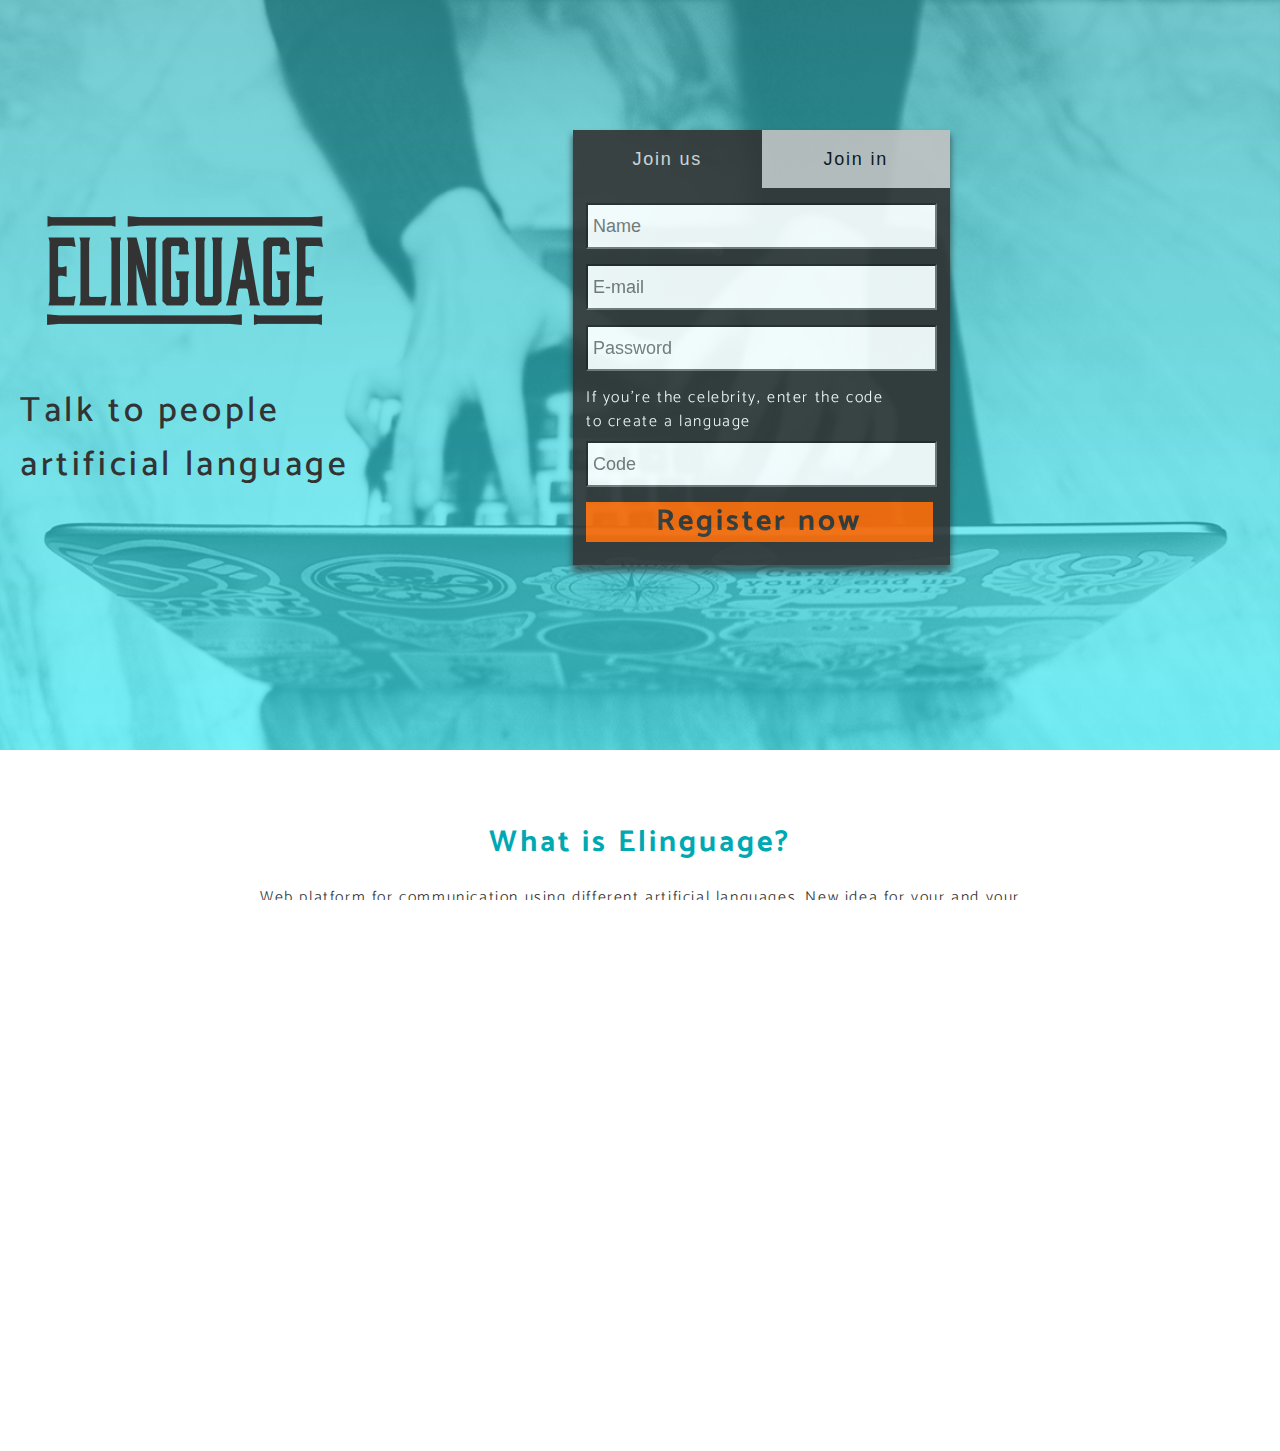
<file: lab3/index.html>
<!DOCTYPE html>
<html>
	<head>
	<title>Page Title</title>
	<link rel="stylesheet" href="css/style.css">
	</head>
	<body>
		<div class="fullwrap">
		<a name="main"></a>
			<header>
				<div class="wrap">
					<img class="main_img" src="img/main.png">
					<div class="content">
						<div class="logo">
							<img class="logo" src="img/logo.png">
							<p>Talk to people artificial language</p>
						</div>
						<div class="register registerShow">
							<div class="buttonDiv">
							<button name="joinUs" class="button joinUs activeButton">Join us</button>
							<button name="joinUs" class="button joinIn">Join in</button>
							</div>
							<div class="inputDiv">
							<input class="" name="name" placeholder="Name" value="" type="name">
							<input class="" name="email" placeholder="E-mail" value="" type="email">
							<input class="" name="password" placeholder="Password" value="" type="password">
							<p class="pCode">If you’re the celebrity, enter the code to create a language</p>
							<input class="" name="code" placeholder="Code" value="" type="name">
							</div>
							<button class="buttonRegister"><p>Register now</p></button>
						</div>
						<div class="register register2">
							<div class="buttonDiv">
							<button name="joinUs" class="button joinUs">Join us</button>
							<button name="joinUs" class="button joinIn activeButton">Join in</button>
							</div>
							<div class="inputDiv">
							<input class="" name="name" placeholder="Name" value="" type="name">
							<input class="" name="email" placeholder="E-mail" value="" type="email">
							<input class="" name="password" placeholder="Password" value="" type="password">
							<p class="pCode">If you’re the celebrity, enter the code to create a language</p>
							<input class="" name="code" placeholder="Code" value="" type="name">
							</div>
							<button class="buttonRegister"><p>LogIn now</p></button>
						</div>
					</div>
				</div>
			</header>
			<div class="wrap">
				<div class="content2">
					<div class="top">
						<p class="headText">What is Elinguage?</p>
						<p class="text">Web platform for communication using different artificial languages. New idea for your and your friends fun. Enjoy yor conversation!</p>
					</div>
					<div class="bottom">
						<p class="headText">How it works?</p>
						<div class="icons">
							<div class="box">
								<img class="img_box" src="img/plus.png" alt="">
								<p class="head_box">Start</p>
								<p class="text_box">Register or sign in</p>
							</div>
							<div class="box">
								<img class="img_box" src="img/translation.png" alt="">
								<p class="head_box">Translate</p>
								<p class="text_box">Write word or expression, choose the language and translate</p>
							</div>
							<div class="box">
								<img class="img_box" src="img/group2.png" alt="">
								<p class="head_box">Share</p>
								<p class="text_box">Share the five-letter conversation code with other members, who can use it to join your group.</p>
							</div>
							<div class="box">
								<img class="img_box" src="img/idea.png" alt="">
								<p class="head_box">Create</p>
								<p class="text_box">Create your own language!</p>
							</div>
						</div>
					</div>
				</div>
			</div>
				
				
			<a name="footer"></a>
			<footer>
				<div class="wrap">
					<div class="content3">
						<img class="footer_logo" src="img/logo_copy.png" alt="">
						<div class="right_footer">
							<div class="polosiDiv"><div class="polosi"></div><p class="polosi_text">Connect with us</p><div class="polosi"></div></div>
							<p class="emailP">support@elinguage.com</p>
						</div>
					</div>
				</div>
			</footer>
		<script type="text/javascript" src="js/jquery-1.11.0.min.js"></script>
		<script type="text/javascript" src="js/jquery-migrate-1.2.1.min.js"></script>
		<script type="text/javascript" src="js/slick.min.js"></script>
		<script type="text/javascript" src="js/slick.js"></script>
		
	</body>

</html>
</file>
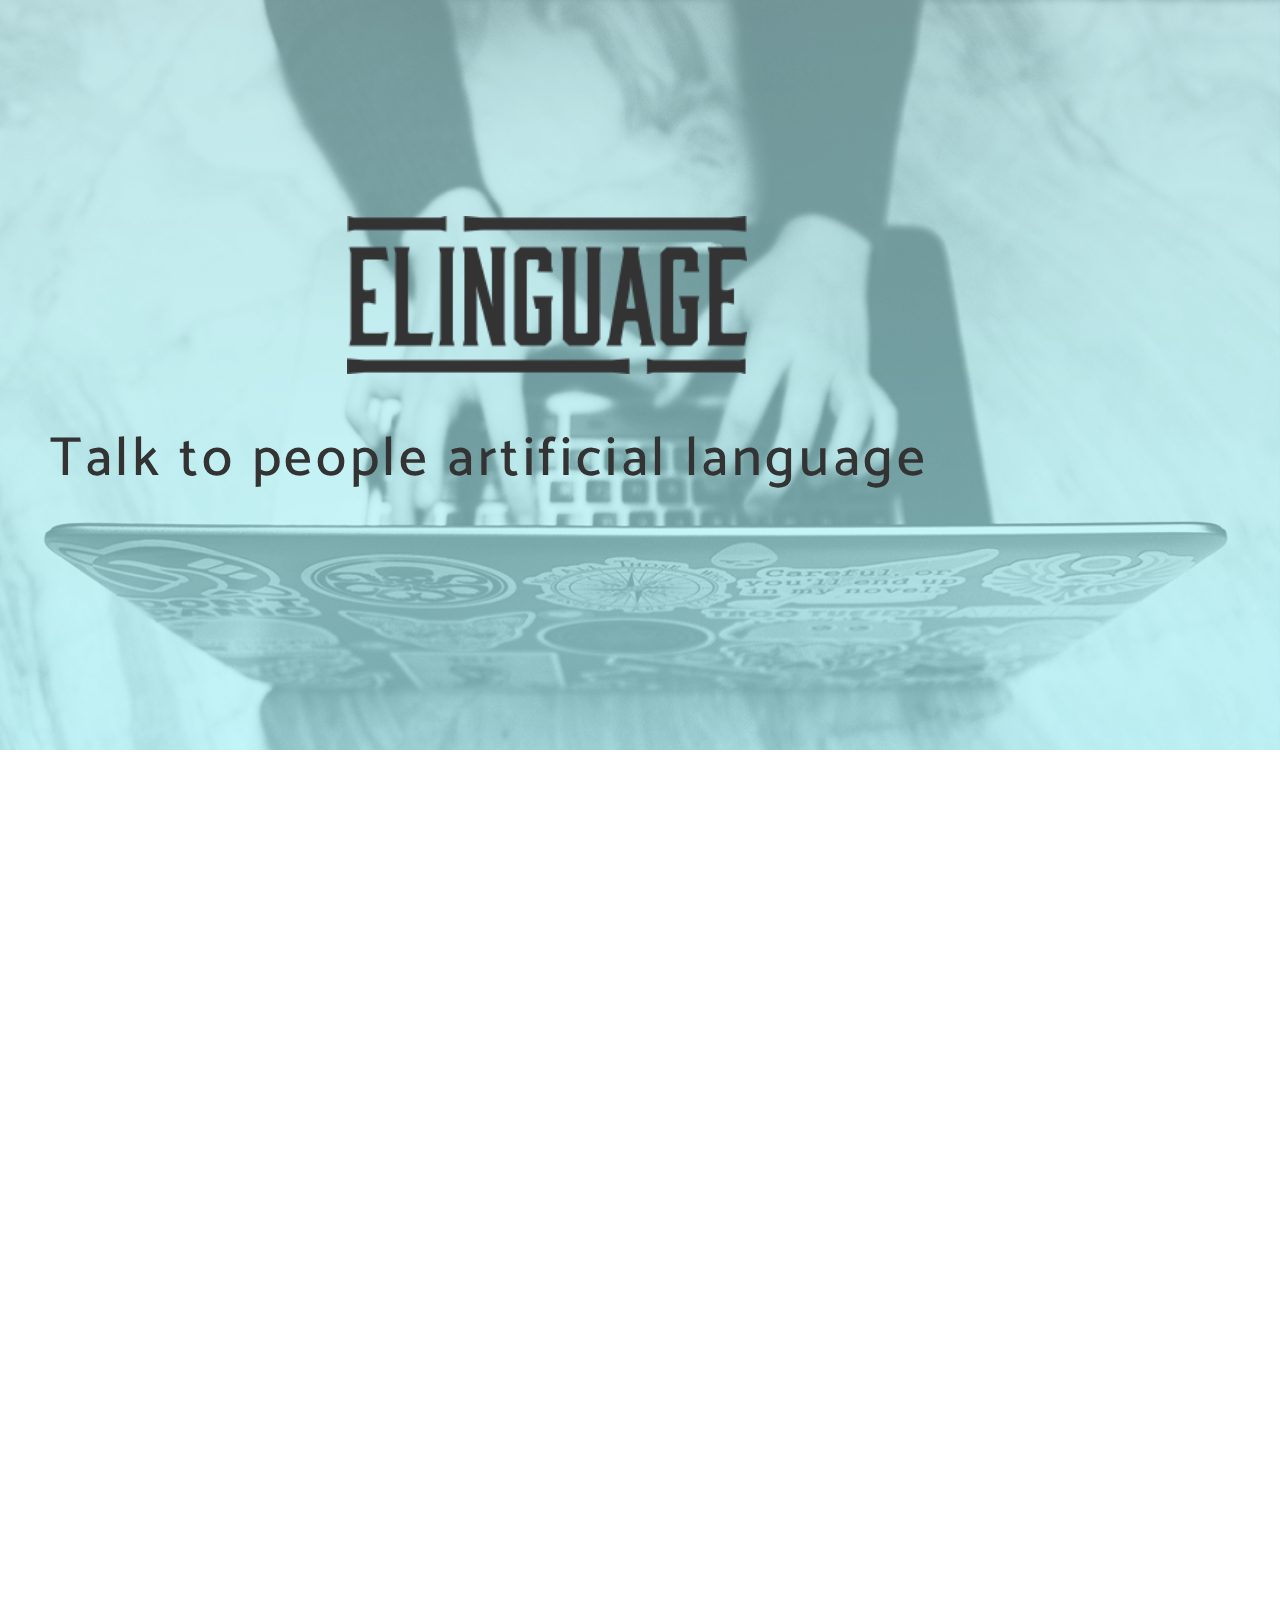
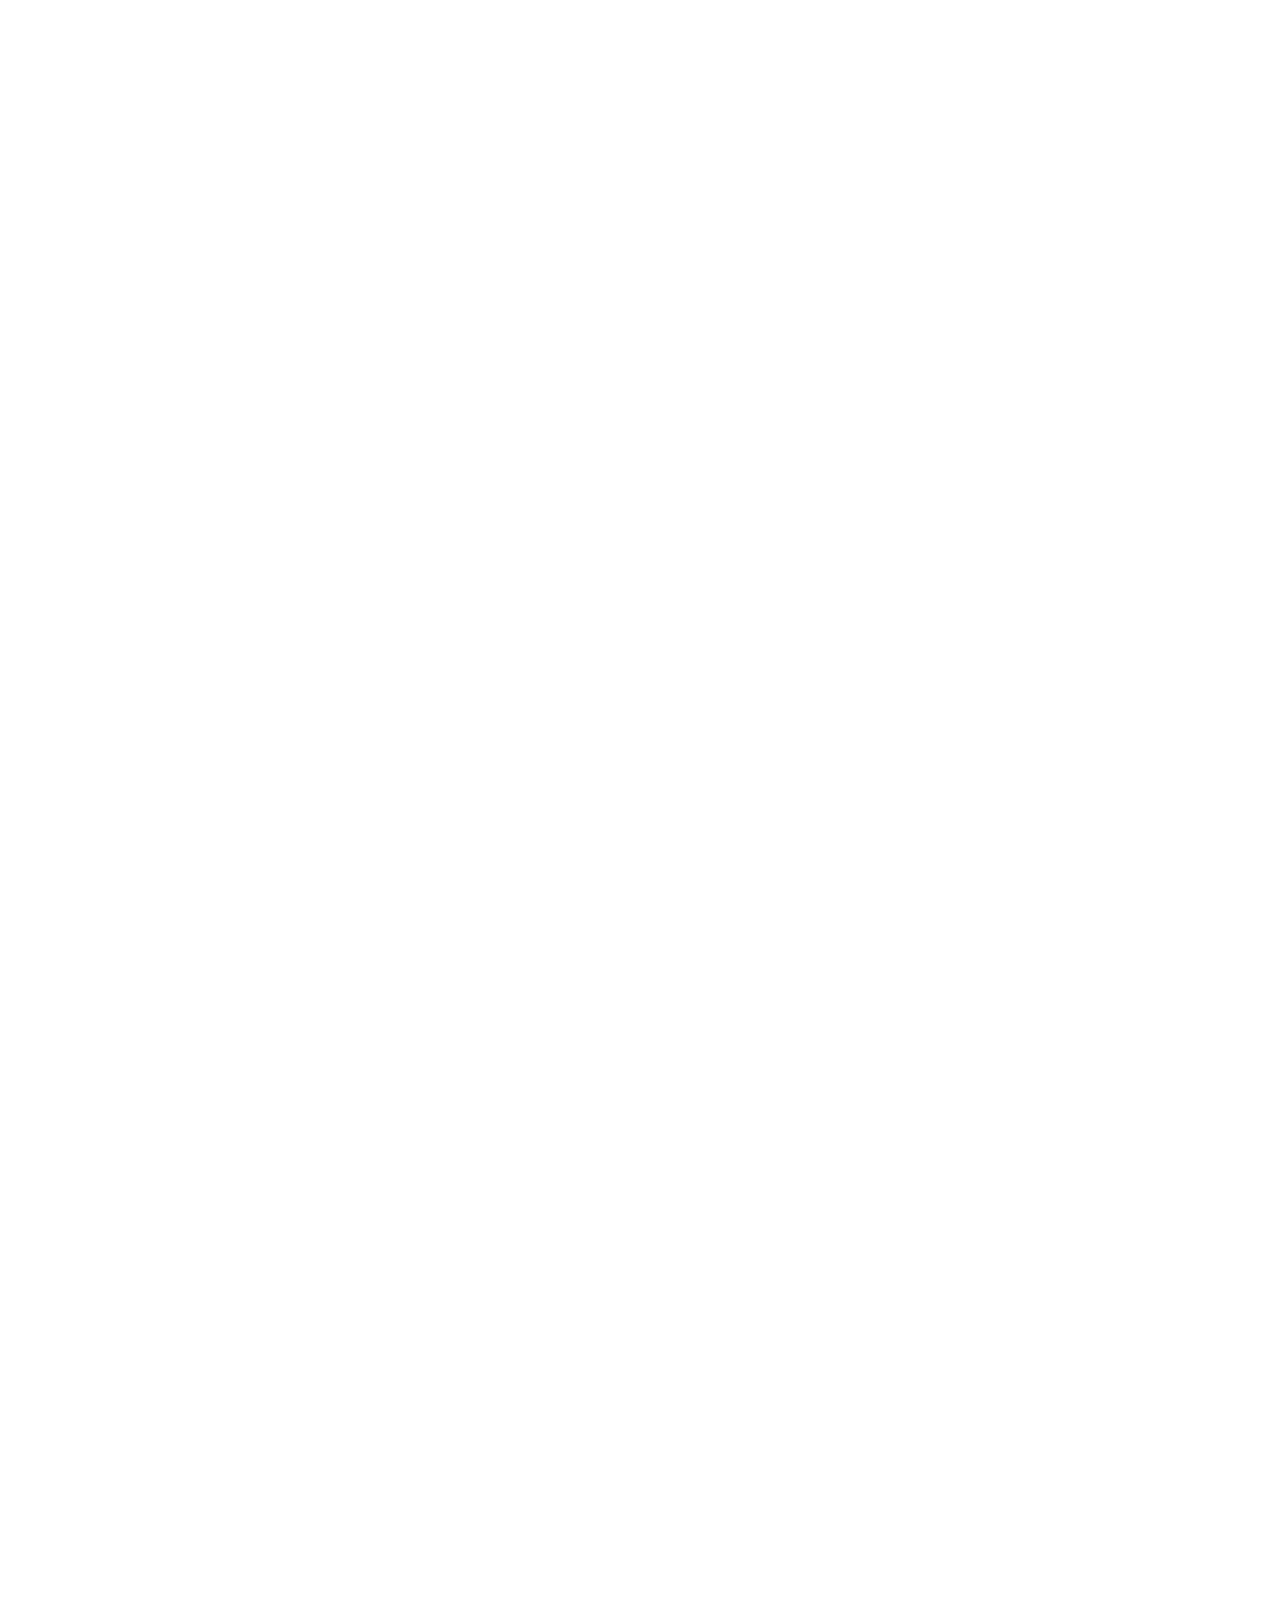
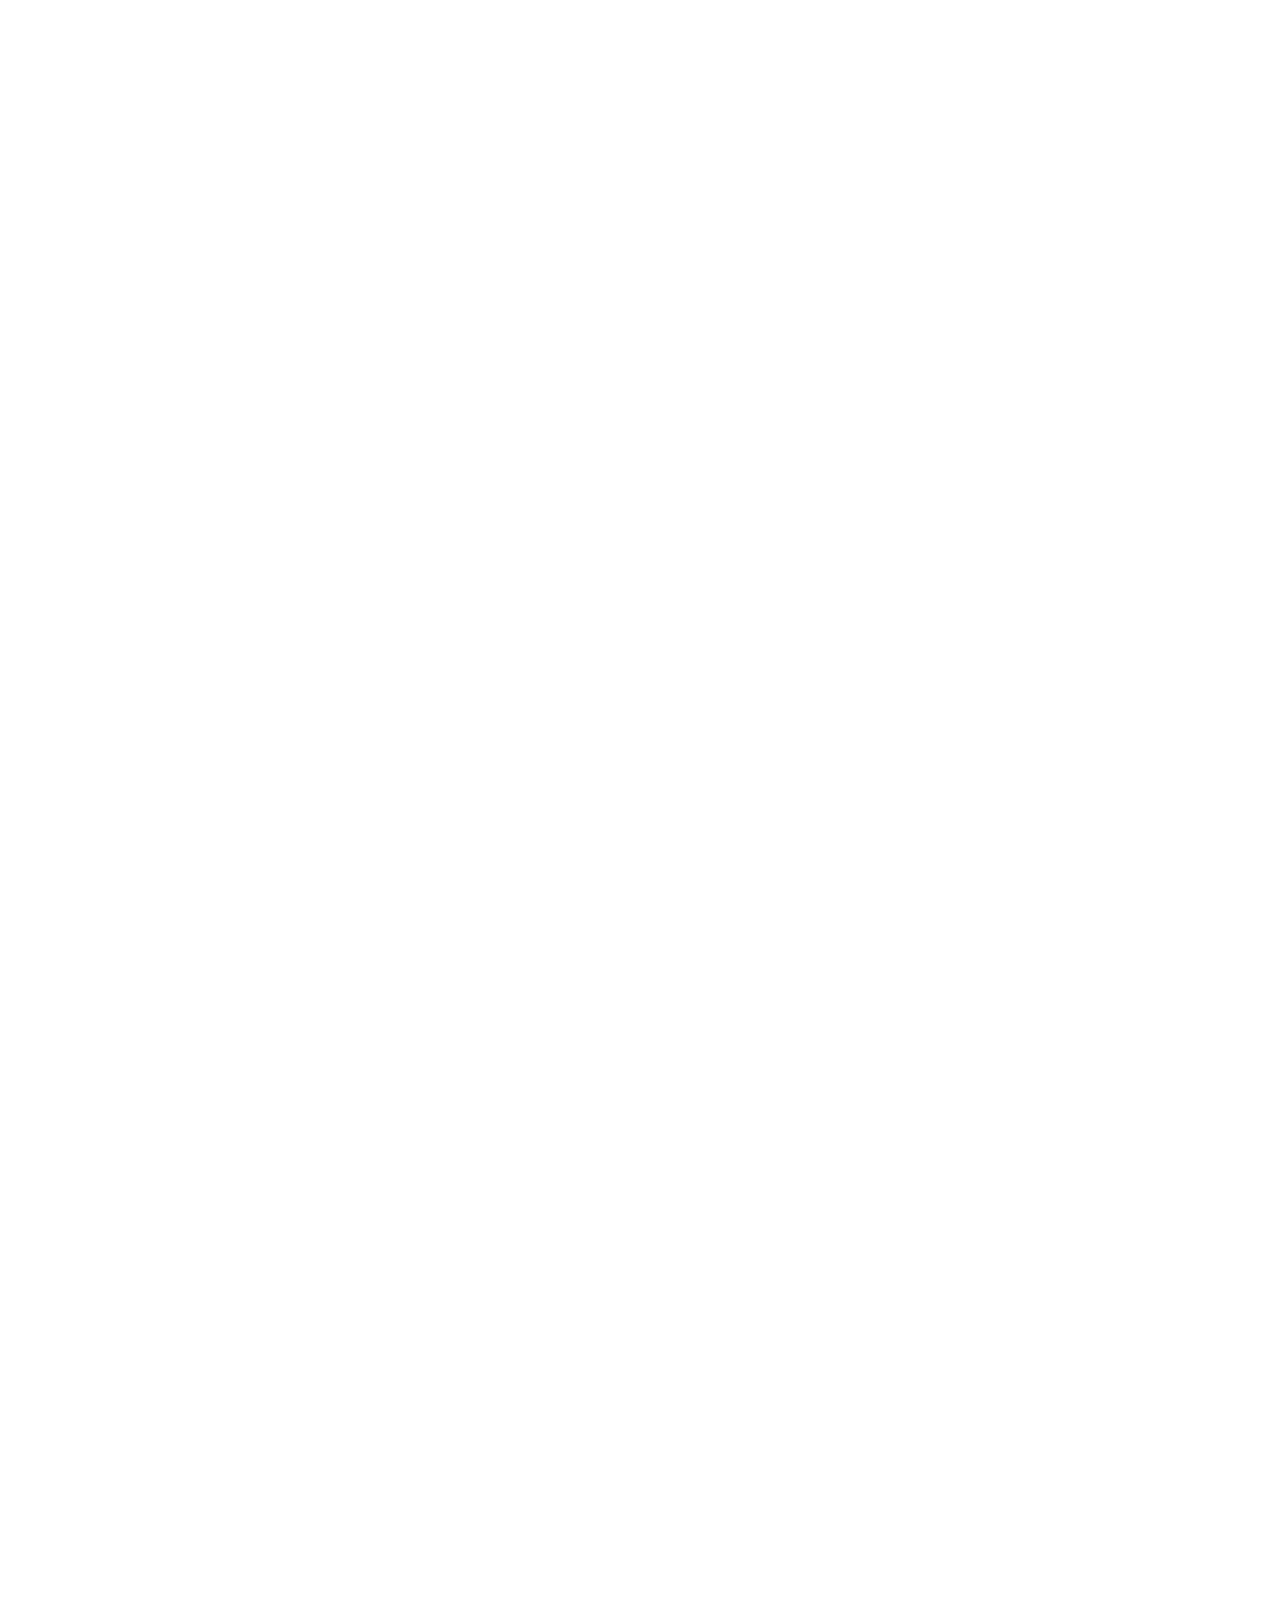
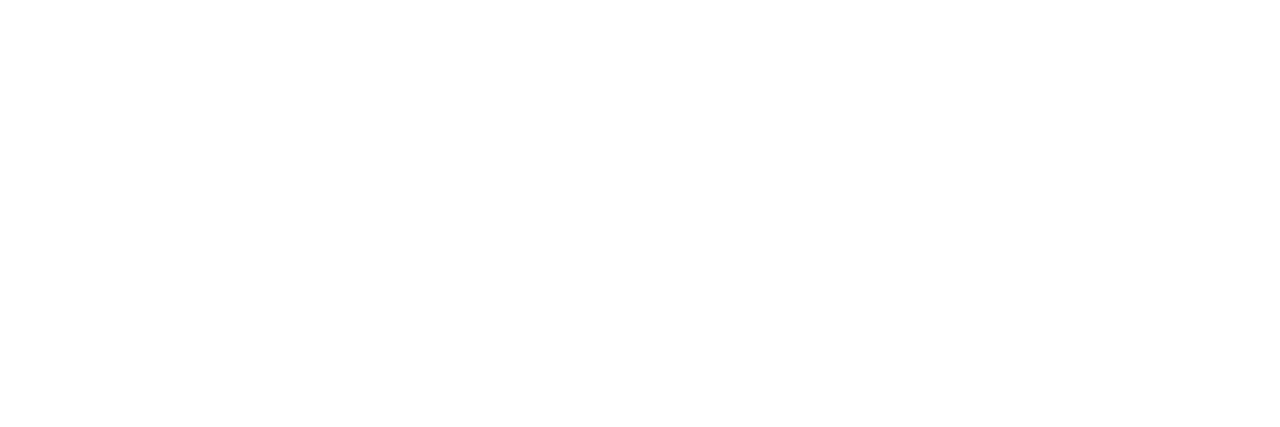
<file: lab4/index.html>
<!DOCTYPE html>
<html>
	<head>
	<title>Page Title</title>
	<link rel="stylesheet" href="css/style.css">
	</head>
	<body>
		<div class="fullwrap">
		<a name="main"></a>
			<header>
				<div class="wrap">
					<img class="main_img" src="img/main.png">
					<div class="content">
						<div class="logo">
							<img class="logo" src="img/logo.png">
							<p>Talk to people artificial language</p>
						</div>
						<div class="register registerShow">
							<div class="buttonDiv">
							<button name="joinUs" class="button joinUs activeButton">Join us</button>
							<button name="joinUs" class="button joinIn">Join in</button>
							</div>
							<div class="inputDiv">
							<input class="" name="name" placeholder="Name" value="" type="name">
							<input class="" name="email" placeholder="E-mail" value="" type="email">
							<input class="" name="password" placeholder="Password" value="" type="password">
							<p class="pCode">If you’re the celebrity, enter the code to create a language</p>
							<input class="" name="code" placeholder="Code" value="" type="name">
							</div>
							<button class="buttonRegister"><p>Register now</p></button>
						</div>
						<div class="register register2">
							<div class="buttonDiv">
							<button name="joinUs" class="button joinUs">Join us</button>
							<button name="joinUs" class="button joinIn activeButton">Join in</button>
							</div>
							<div class="inputDiv">
							<input class="" name="name" placeholder="Name" value="" type="name">
							<input class="" name="email" placeholder="E-mail" value="" type="email">
							<input class="" name="password" placeholder="Password" value="" type="password">
							<p class="pCode">If you’re the celebrity, enter the code to create a language</p>
							<input class="" name="code" placeholder="Code" value="" type="name">
							</div>
							<button class="buttonRegister"><p>LogIn now</p></button>
						</div>
					</div>
				</div>
			</header>
			<div class="wrap">
				<div class="content2">
					<div class="top">
						<p class="headText">What is Elinguage?</p>
						<p class="text">Web platform for communication using different artificial languages. New idea for your and your friends fun. Enjoy yor conversation!</p>
					</div>
					<div class="bottom">
						<p class="headText">How it works?</p>
						<div class="icons">
							<div class="box">
								<img class="img_box" src="img/plus.png" alt="">
								<p class="head_box">Start</p>
								<p class="text_box">Register or sign in</p>
							</div>
							<div class="box">
								<img class="img_box" src="img/translation.png" alt="">
								<p class="head_box">Translate</p>
								<p class="text_box">Write word or expression, choose the language and translate</p>
							</div>
							<div class="box">
								<img class="img_box" src="img/group2.png" alt="">
								<p class="head_box">Share</p>
								<p class="text_box">Share the five-letter conversation code with other members, who can use it to join your group.</p>
							</div>
							<div class="box">
								<img class="img_box" src="img/idea.png" alt="">
								<p class="head_box">Create</p>
								<p class="text_box">Create your own language!</p>
							</div>
						</div>
					</div>
				</div>
			</div>
				
				
			<a name="footer"></a>
			<footer>
				<div class="wrap wrap2">
					<div class="content3">
						<img class="footer_logo" src="img/logo_copy.png" alt="">
						<div class="right_footer">
							<div class="polosiDiv"><div class="polosi"></div><p class="polosi_text">Connect with us</p><div class="polosi"></div></div>
							<p class="emailP">support@elinguage.com</p>
						</div>
					</div>
				</div>
			</footer>
		<script type="text/javascript" src="js/jquery-1.11.0.min.js"></script>
		<script type="text/javascript" src="js/jquery-migrate-1.2.1.min.js"></script>
		<script type="text/javascript" src="js/slick.min.js"></script>
		<script type="text/javascript" src="js/slick.js"></script>
		
	</body>

</html>
</file>
<file: lab3/css/style.css>
@charset "UTF-8";
@import url("https://fonts.googleapis.com/css?family=Catamaran:400,500,900");
@font-face {
  font-family: Myriad Pro;
  src: url(../fonts/MyriadPro.otf); }
* {
  margin: 0; }

html {
  height: 100%;
  font-weight: 400;
  font-size: 100%;
  overflow-x: hidden;
  font-size: 16px; }

body {
  height: 100%;
  font-weight: 400;
  font-size: 100%;
  overflow-x: hidden;
  font-size: 16px;
  scroll-behavior: smooth; }

header {
  height: 750px;
  background-image: linear-gradient(to top, #00f1ff 0%, #00a8b2 100%); }

.wrap {
  position: relative; }

.main_img {
  opacity: 0.7;
  height: 750px;
  width: 100%; }

.content {
  position: absolute;
  max-width: 1300px;
  display: flex;
  justify-content: space-between;
  flex-direction: row;
  top: 130px;
  right: 156px;
  width: 100%; }

.logo {
  margin-top: 43px; }

.logo p {
  margin-top: 55px;
  /* Style for "Talk to pe" */
  width: 331px;
  height: 88px;
  color: #333333;
  font-family: 'Catamaran', sans-serif;
  font-size: 35px;
  font-weight: 500;
  line-height: 54px;
  /* Text style for "T, alk to" */
  letter-spacing: 3.6px; }

.pCode {
  /* Style for "If you’re" */
  width: 317px;
  height: 40px;
  color: #ffffff;
  font-family: 'Catamaran', sans-serif;
  font-size: 16px;
  font-weight: 300;
  line-height: 24px;
  /* Text style for "If you’re" */
  letter-spacing: 1.6px; }

.logo img {
  margin-left: 27px; }

.register {
  width: 377px;
  height: 435px;
  box-shadow: 0 6px 6px 1px rgba(44, 43, 45, 0.7);
  background-color: #333333;
  opacity: 0.9;
  display: none;
  flex-direction: column; }

.registerShow {
  display: flex; }

.button {
  width: 190px;
  height: 58px;
  background-color: #ffffff;
  opacity: 0.7;
  border: none;
  font-size: 18px;
  line-height: 36px;
  letter-spacing: 1.8px;
  color: black; }

.activeButton {
  background-color: #333333;
  opacity: 0.8;
  color: white; }

.inputDiv {
  display: flex;
  flex-direction: column; }

.inputDiv input {
  /* Style for "Rectangle" */
  width: 340px;
  height: 40px;
  background-color: #ffffff;
  margin-top: 15px;
  margin-left: 13px;
  margin-right: 17px;
  padding-left: 5px;
  font-size: 18px; }

.inputDiv p {
  margin-left: 13px;
  margin-top: 15px; }

.buttonRegister {
  /* Style for "registerNo" */
  width: 347px;
  height: 40px;
  background-color: #ff6600;
  border: none;
  margin-left: 13px;
  margin-top: 15px; }

.buttonRegister p {
  /* Style for "Register n" */
  color: #333333;
  font-family: 'Catamaran', sans-serif;
  font-size: 30px;
  font-weight: bold;
  line-height: 36px;
  /* Text style for "Register n" */
  letter-spacing: 3px; }

.buttonDiv {
  display: flex;
  flex-direction: row; }

.content2 {
  display: flex;
  flex-direction: column;
  margin-top: 75px;
  align-items: center; }

.top {
  display: flex;
  flex-direction: column;
  text-align: center;
  width: 765px; }

.headText {
  /* Style for "What is El" */
  color: #00a8b2;
  font-family: 'Catamaran', sans-serif;
  font-size: 30px;
  font-weight: bold;
  line-height: 36px;
  /* Text style for ",  ," */
  letter-spacing: 3px;
  /* Text style for "What is El" */
  letter-spacing: 3px;
  margin-bottom: 25px;
  text-align: center; }

.text {
  /* Style for "Web platfo" */
  color: #333333;
  font-family: 'Catamaran', sans-serif;
  font-size: 16px;
  font-weight: 300;
  line-height: 24px;
  /* Text style for "Web platfo" */
  letter-spacing: 1.6px;
  margin-bottom: 60px; }

.icons {
  display: flex;
  flex-direction: row;
  justify-content: center;
  justify-content: space-around;
  width: 1200px; }

.box {
  display: flex;
  flex-direction: column;
  width: 250px;
  height: 200px;
  align-items: center;
  text-align: center; }

.box img {
  width: 68px;
  height: 68px; }

.head_box {
  color: #00a8b2;
  font-family: 'Catamaran', sans-serif;
  font-size: 18px;
  font-weight: bold;
  letter-spacing: 1.6px; }

.text_box {
  /* Style for "Web platfo" */
  color: #333333;
  font-family: 'Catamaran', sans-serif;
  font-size: 18px;
  font-weight: 300;
  line-height: 24px;
  /* Text style for "Web platfo" */
  letter-spacing: 1.6px; }

footer {
  margin-top: 75px;
  /* Style for "Rectangle" */
  height: 121px;
  background-color: #333333; }

.content3 {
  display: flex;
  flex-direction: row;
  justify-content: space-between; }

.polosi {
  /* Style for "Asset 14 c" */
  width: 45px;
  height: 5px;
  background-color: #ffffff; }

.footer_logo {
  margin-top: 28px;
  margin-left: 54px;
  width: 160px;
  height: 64px; }

.polosiDiv {
  display: flex;
  flex-direction: row;
  margin-top: 35px;
  margin-right: 85px;
  align-items: center; }

.right_footer {
  /* Style for "Connect wi" */
  color: #ffffff;
  font-family: 'Catamaran', sans-serif;
  font-size: 16px;
  font-weight: 400;
  line-height: 36px;
  /* Text style for "C, onnect" */
  letter-spacing: 1.6px; }

.polosi_text {
  margin-left: 10px;
  margin-right: 10px; }

.emailP {
  text-align: center;
  margin-right: 65px; }

@keyframes swing {
  15% {
    transform: translateX(5px); }
  30% {
    transform: translateX(-5px); }
  50% {
    transform: translateX(3px); }
  65% {
    transform: translateX(-3px); }
  80% {
    transform: translateX(2px); }
  100% {
    transform: translateX(0); } }
@keyframes swingY {
  15% {
    transform: translateY(5px); }
  30% {
    transform: translateY(-5px); }
  50% {
    transform: translateY(3px); }
  65% {
    transform: translateY(-3px); }
  80% {
    transform: translateY(2px); }
  100% {
    transform: translateY(0); } }
@keyframes swing3 {
  15% {
    transform: translateX(3px); }
  30% {
    transform: translateX(-3px); }
  50% {
    transform: translateX(2px); }
  65% {
    transform: translateX(-2px); }
  80% {
    transform: translateX(1px); }
  100% {
    transform: translateX(0); } }
.box:hover {
  animation: swing 1.5s ease;
  animation-iteration-count: 1; }

.buttonRegister:hover {
  animation: swing 1.5s ease;
  animation-iteration-count: 1; }

.logo img:hover {
  animation: swingY 1.5s ease;
  animation-iteration-count: 1; }

.logo p:hover {
  animation: swing 1.5s ease;
  animation-iteration-count: 1; }

.headText:hover {
  transform: scale(1.5); }

.headText:hover {
  transform: scale(1.5); }

.text:hover {
  transform: scale(1.5); }

.button:hover {
  animation: swing3 1.5s ease;
  animation-iteration-count: 1; }

.footer_logo:hover {
  animation: swing 1.5s ease; }

@media (max-width: 1407px) {
  .content {
    max-width: 930px;
    top: 130px;
    left: 20px; }

  .icons {
    max-width: 950px;
    width: 100%; } }

/*# sourceMappingURL=style.css.map */
</file>
<file: lab4/css/style.css>
@charset "UTF-8";
@import url("https://fonts.googleapis.com/css?family=Catamaran:400,500,900");
@font-face {
  font-family: Myriad Pro;
  src: url(../fonts/MyriadPro.otf); }
* {
  margin: 0; }

html {
  height: 100%;
  font-weight: 400;
  font-size: 100%;
  overflow-x: hidden;
  font-size: 16px; }

body {
  height: 100%;
  font-weight: 400;
  font-size: 100%;
  overflow-x: hidden;
  font-size: 16px;
  scroll-behavior: smooth; }

header {
  height: 750px;
  background-image: linear-gradient(to top, #00f1ff 0%, #00a8b2 100%); }

.wrap {
  position: relative; }

.main_img {
  opacity: 0.7;
  height: 750px;
  width: 100%; }

.content {
  position: absolute;
  max-width: 1300px;
  display: flex;
  justify-content: space-between;
  flex-direction: row;
  top: 130px;
  right: 156px;
  width: 100%; }

.logo {
  margin-top: 43px; }

.logo p {
  margin-top: 55px;
  /* Style for "Talk to pe" */
  width: 331px;
  height: 88px;
  color: #333333;
  font-family: 'Catamaran', sans-serif;
  font-size: 35px;
  font-weight: 500;
  line-height: 54px;
  /* Text style for "T, alk to" */
  letter-spacing: 3.6px; }

.pCode {
  /* Style for "If you’re" */
  width: 317px;
  height: 40px;
  color: #ffffff;
  font-family: 'Catamaran', sans-serif;
  font-size: 16px;
  font-weight: 300;
  line-height: 24px;
  /* Text style for "If you’re" */
  letter-spacing: 1.6px; }

.logo img {
  margin-left: 27px; }

.register {
  width: 377px;
  height: 435px;
  box-shadow: 0 6px 6px 1px rgba(44, 43, 45, 0.7);
  background-color: #333333;
  opacity: 0.9;
  display: none;
  flex-direction: column; }

.registerShow {
  display: flex; }

.button {
  width: 190px;
  height: 58px;
  background-color: #ffffff;
  opacity: 0.7;
  border: none;
  font-size: 18px;
  line-height: 36px;
  letter-spacing: 1.8px;
  color: black; }

.activeButton {
  background-color: #333333;
  opacity: 0.8;
  color: white; }

.inputDiv {
  display: flex;
  flex-direction: column; }

.inputDiv input {
  /* Style for "Rectangle" */
  width: 340px;
  height: 40px;
  background-color: #ffffff;
  margin-top: 15px;
  margin-left: 13px;
  margin-right: 17px;
  padding-left: 5px;
  font-size: 18px; }

.inputDiv p {
  margin-left: 13px;
  margin-top: 15px; }

.buttonRegister {
  /* Style for "registerNo" */
  width: 347px;
  height: 40px;
  background-color: #ff6600;
  border: none;
  margin-left: 13px;
  margin-top: 15px; }

.buttonRegister p {
  /* Style for "Register n" */
  color: #333333;
  font-family: 'Catamaran', sans-serif;
  font-size: 30px;
  font-weight: bold;
  line-height: 36px;
  /* Text style for "Register n" */
  letter-spacing: 3px; }

.buttonDiv {
  display: flex;
  flex-direction: row; }

.content2 {
  display: flex;
  flex-direction: column;
  margin-top: 75px;
  align-items: center; }

.top {
  display: flex;
  flex-direction: column;
  text-align: center;
  width: 765px; }

.headText {
  /* Style for "What is El" */
  color: #00a8b2;
  font-family: 'Catamaran', sans-serif;
  font-size: 30px;
  font-weight: bold;
  line-height: 36px;
  /* Text style for ",  ," */
  letter-spacing: 3px;
  /* Text style for "What is El" */
  letter-spacing: 3px;
  margin-bottom: 25px;
  text-align: center; }

.text {
  /* Style for "Web platfo" */
  color: #333333;
  font-family: 'Catamaran', sans-serif;
  font-size: 16px;
  font-weight: 300;
  line-height: 24px;
  /* Text style for "Web platfo" */
  letter-spacing: 1.6px;
  margin-bottom: 60px; }

.icons {
  display: flex;
  flex-direction: row;
  justify-content: center;
  justify-content: space-around;
  width: 1200px; }

.box {
  display: flex;
  flex-direction: column;
  width: 250px;
  height: 200px;
  align-items: center;
  text-align: center; }

.box img {
  width: 68px;
  height: 68px; }

.head_box {
  color: #00a8b2;
  font-family: 'Catamaran', sans-serif;
  font-size: 18px;
  font-weight: bold;
  letter-spacing: 1.6px; }

.text_box {
  /* Style for "Web platfo" */
  color: #333333;
  font-family: 'Catamaran', sans-serif;
  font-size: 18px;
  font-weight: 300;
  line-height: 24px;
  /* Text style for "Web platfo" */
  letter-spacing: 1.6px; }

footer {
  margin-top: 75px;
  /* Style for "Rectangle" */
  height: 121px;
  background-color: #333333; }

.content3 {
  display: flex;
  flex-direction: row;
  justify-content: space-between; }

.polosi {
  /* Style for "Asset 14 c" */
  width: 45px;
  height: 5px;
  background-color: #ffffff; }

.footer_logo {
  margin-top: 28px;
  margin-left: 54px;
  width: 160px;
  height: 64px; }

.polosiDiv {
  display: flex;
  flex-direction: row;
  margin-top: 35px;
  margin-right: 85px;
  align-items: center; }

.right_footer {
  /* Style for "Connect wi" */
  color: #ffffff;
  font-family: 'Catamaran', sans-serif;
  font-size: 16px;
  font-weight: 400;
  line-height: 36px;
  /* Text style for "C, onnect" */
  letter-spacing: 1.6px; }

.polosi_text {
  margin-left: 10px;
  margin-right: 10px; }

.emailP {
  text-align: center;
  margin-right: 65px; }

@keyframes swing {
  15% {
    transform: translateX(5px); }
  30% {
    transform: translateX(-5px); }
  50% {
    transform: translateX(3px); }
  65% {
    transform: translateX(-3px); }
  80% {
    transform: translateX(2px); }
  100% {
    transform: translateX(0); } }
@keyframes swingY {
  15% {
    transform: translateY(5px); }
  30% {
    transform: translateY(-5px); }
  50% {
    transform: translateY(3px); }
  65% {
    transform: translateY(-3px); }
  80% {
    transform: translateY(2px); }
  100% {
    transform: translateY(0); } }
@keyframes swing3 {
  15% {
    transform: translateX(3px); }
  30% {
    transform: translateX(-3px); }
  50% {
    transform: translateX(2px); }
  65% {
    transform: translateX(-2px); }
  80% {
    transform: translateX(1px); }
  100% {
    transform: translateX(0); } }
.box:hover {
  animation: swing 1.5s ease;
  animation-iteration-count: 1; }

.buttonRegister:hover {
  animation: swing 1.5s ease;
  animation-iteration-count: 1; }

.logo img:hover {
  animation: swingY 1.5s ease;
  animation-iteration-count: 1; }

.logo p:hover {
  animation: swing 1.5s ease;
  animation-iteration-count: 1; }

.headText:hover {
  transform: scale(1.5); }

.headText:hover {
  transform: scale(1.5); }

.text:hover {
  transform: scale(1.5); }

.button:hover {
  animation: swing3 1.5s ease;
  animation-iteration-count: 1; }

.footer_logo:hover {
  animation: swing 1.5s ease; }

@media (max-width: 1407px) {
  .content {
    max-width: 930px;
    top: 130px;
    left: 20px; }

  .icons {
    max-width: 950px;
    width: 100%; } }
@media (max-width: 1376px) {
  .headText {
    font-size: 50px;
    margin-bottom: 40px; }

  .text {
    font-size: 23px; }

  .box img {
    min-height: 100px;
    width: 100px; }

  .head_box {
    font-size: 35px;
    margin-bottom: 30px; }

  .text_box {
    font-size: 30px; }

  .box {
    height: 300px; }

  .img_box {
    margin-bottom: 10px; }

  footer {
    height: 170px;
    bottom: 0;
    width: 100%; }

  .footer_logo {
    width: 230px;
    height: 100px; }

  .right_footer {
    font-size: 30px; }

  .logo img {
    width: 400px; }

  .logo p {
    width: unset;
    font-size: 55px; }

  .button {
    font-size: 40px; }

  .inputDiv input {
    font-size: 35px; }

  .pCode {
    font-size: 20px; }

  .buttonRegister p {
    font-size: 40px; }

  .bottom {
    margin-top: 25px; }

  .header {
    height: 100%;
    background-image: unset; }

  .wrap {
    min-height: 2850px; }

  .main_img {
    opacity: 0.7;
    width: 100%;
    background-image: linear-gradient(to top, #00f1ff 0%, #00a8b2 100%); }

  .content {
    max-width: 930px;
    top: 130px;
    left: 320px; }

  .content2 {
    display: flex;
    flex-direction: column;
    margin-top: 75px;
    align-items: center;
    height: 100%;
    min-height: 1460px; }

  .top {
    display: flex;
    flex-direction: column;
    text-align: center;
    width: 765px; }

  .headText {
    font-size: 70px;
    margin-bottom: 110px; }

  .text {
    font-size: 40px; }

  .bottom.bottom {
    margin-top: 115px; }

  .headText {
    font-size: 70px;
    margin-bottom: 110px; }

  .icons {
    max-width: 950px;
    width: 100%;
    margin-top: 310px;
    margin-left: 140px;
    flex-direction: column; }

  .box {
    height: 360px;
    height: 100%;
    min-height: 640px; }

  .box img {
    min-height: 150px;
    width: 150px; }

  .head_box {
    font-size: 55px;
    margin-bottom: 30px; }

  .text_box {
    font-size: 33px; }

  footer {
    height: 170px;
    bottom: 0;
    width: 100%; }

  .register {
    position: absolute;
    top: 820px; }

  header {
    height: 1740px;
    background-image: unset; }

  .logo p {
    position: absolute;
    left: -270px; }

  .register {
    width: 615px;
    height: 675px;
    left: -110px; }

  .button {
    width: 310px; }

  .inputDiv input {
    width: 580px;
    margin-top: 45px; }

  .pCode {
    width: 617px;
    font-size: 30px; }

  .buttonRegister {
    margin-top: 60px;
    width: 587px;
    height: 60px; }

  .text {
    line-height: 44px; }

  .icons {
    margin-top: 0px; }

  .box {
    min-height: 450px; }

  .text_box {
    line-height: 54px; }

  .text_box {
    font-size: 43px;
    margin-bottom: 80px; }

  .wrap2 {
    min-height: unset; }

  .right_footer {
    font-size: 40px; } }

/*# sourceMappingURL=style.css.map */
</file>
